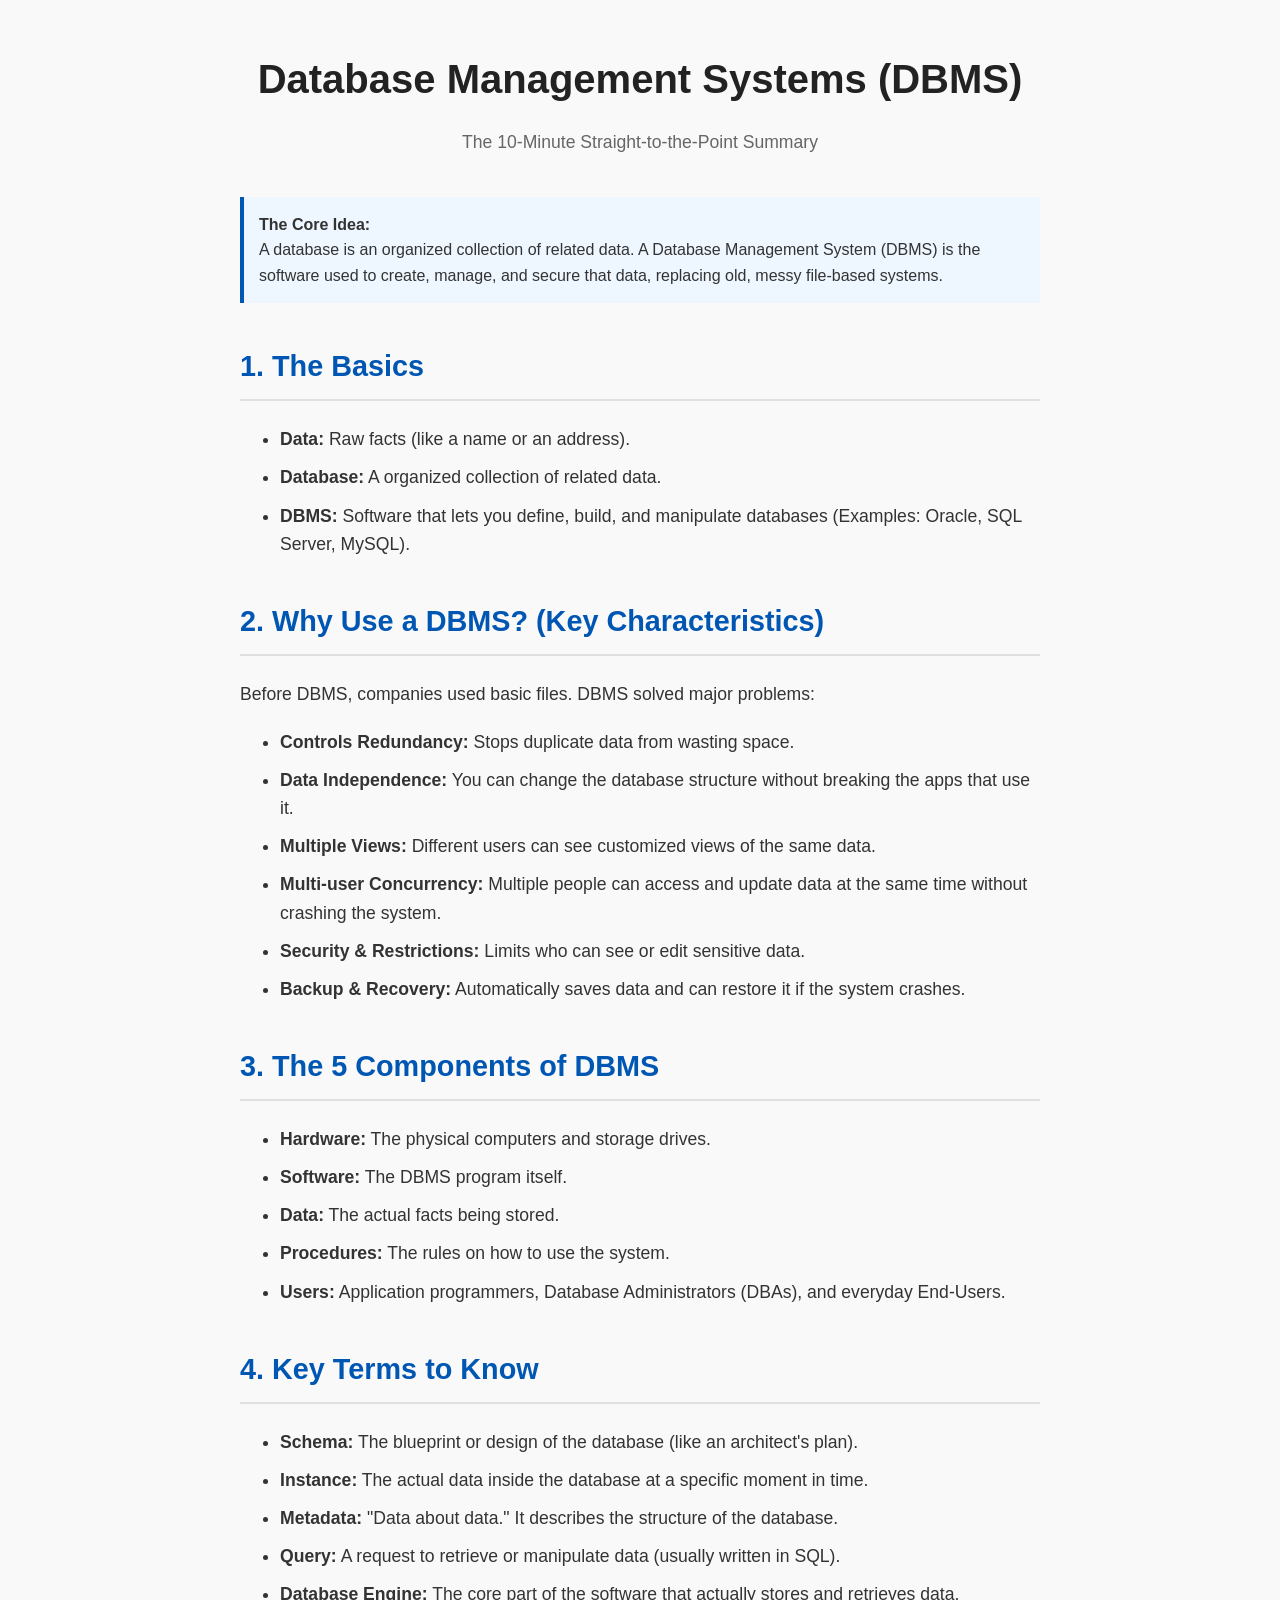
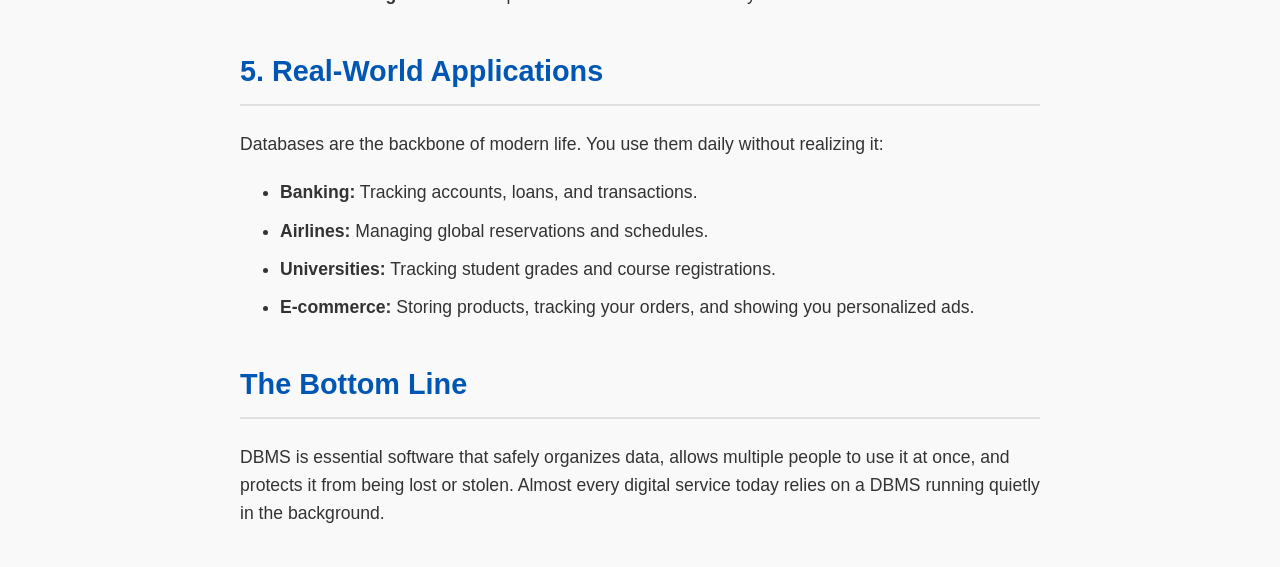
<file: DBMS/chapter_one.html>
<!DOCTYPE html>
<html lang="en">
<head>
    <meta charset="UTF-8">
    <meta name="viewport" content="width=device-width, initial-scale=1.0">
    <title>DBMS 10-Minute Summary</title>
    <style>
        body {
            font-family: -apple-system, BlinkMacSystemFont, "Segoe UI", Roboto, Helvetica, Arial, sans-serif;
            line-height: 1.6;
            color: #333;
            max-width: 800px;
            margin: 0 auto;
            padding: 20px;
            background-color: #f9f9f9;
        }
        h1 {
            font-size: 2.5em;
            text-align: center;
            color: #222;
            margin-bottom: 5px;
        }
        .subtitle {
            text-align: center;
            color: #666;
            margin-bottom: 40px;
            font-size: 1.1em;
        }
        h2 {
            font-size: 1.8em;
            color: #0056b3;
            border-bottom: 2px solid #e0e0e0;
            padding-bottom: 10px;
            margin-top: 40px;
        }
        p {
            font-size: 1.1em;
            margin-bottom: 20px;
        }
        ul {
            font-size: 1.1em;
            margin-bottom: 20px;
        }
        li {
            margin-bottom: 10px;
        }
        .highlight {
            background-color: #eef6ff;
            padding: 15px;
            border-left: 4px solid #0056b3;
            margin-bottom: 20px;
        }
    </style>
</head>
<body>

    <h1>Database Management Systems (DBMS)</h1>
    <p class="subtitle">The 10-Minute Straight-to-the-Point Summary</p>

    <div class="highlight">
        <strong>The Core Idea:</strong> <br>
        A database is an organized collection of related data. A Database Management System (DBMS) is the software used to create, manage, and secure that data, replacing old, messy file-based systems.
    </div>

    <h2>1. The Basics</h2>
    <ul>
        <li><strong>Data:</strong> Raw facts (like a name or an address).</li>
        <li><strong>Database:</strong> A organized collection of related data.</li>
        <li><strong>DBMS:</strong> Software that lets you define, build, and manipulate databases (Examples: Oracle, SQL Server, MySQL).</li>
    </ul>

    <h2>2. Why Use a DBMS? (Key Characteristics)</h2>
    <p>Before DBMS, companies used basic files. DBMS solved major problems:</p>
    <ul>
        <li><strong>Controls Redundancy:</strong> Stops duplicate data from wasting space.</li>
        <li><strong>Data Independence:</strong> You can change the database structure without breaking the apps that use it.</li>
        <li><strong>Multiple Views:</strong> Different users can see customized views of the same data.</li>
        <li><strong>Multi-user Concurrency:</strong> Multiple people can access and update data at the same time without crashing the system.</li>
        <li><strong>Security & Restrictions:</strong> Limits who can see or edit sensitive data.</li>
        <li><strong>Backup & Recovery:</strong> Automatically saves data and can restore it if the system crashes.</li>
    </ul>

    <h2>3. The 5 Components of DBMS</h2>
    <ul>
        <li><strong>Hardware:</strong> The physical computers and storage drives.</li>
        <li><strong>Software:</strong> The DBMS program itself.</li>
        <li><strong>Data:</strong> The actual facts being stored.</li>
        <li><strong>Procedures:</strong> The rules on how to use the system.</li>
        <li><strong>Users:</strong> Application programmers, Database Administrators (DBAs), and everyday End-Users.</li>
    </ul>

    <h2>4. Key Terms to Know</h2>
    <ul>
        <li><strong>Schema:</strong> The blueprint or design of the database (like an architect's plan).</li>
        <li><strong>Instance:</strong> The actual data inside the database at a specific moment in time.</li>
        <li><strong>Metadata:</strong> "Data about data." It describes the structure of the database.</li>
        <li><strong>Query:</strong> A request to retrieve or manipulate data (usually written in SQL).</li>
        <li><strong>Database Engine:</strong> The core part of the software that actually stores and retrieves data.</li>
    </ul>

    <h2>5. Real-World Applications</h2>
    <p>Databases are the backbone of modern life. You use them daily without realizing it:</p>
    <ul>
        <li><strong>Banking:</strong> Tracking accounts, loans, and transactions.</li>
        <li><strong>Airlines:</strong> Managing global reservations and schedules.</li>
        <li><strong>Universities:</strong> Tracking student grades and course registrations.</li>
        <li><strong>E-commerce:</strong> Storing products, tracking your orders, and showing you personalized ads.</li>
    </ul>

    <h2>The Bottom Line</h2>
    <p>DBMS is essential software that safely organizes data, allows multiple people to use it at once, and protects it from being lost or stolen. Almost every digital service today relies on a DBMS running quietly in the background.</p>

</body>
</html>
</file>
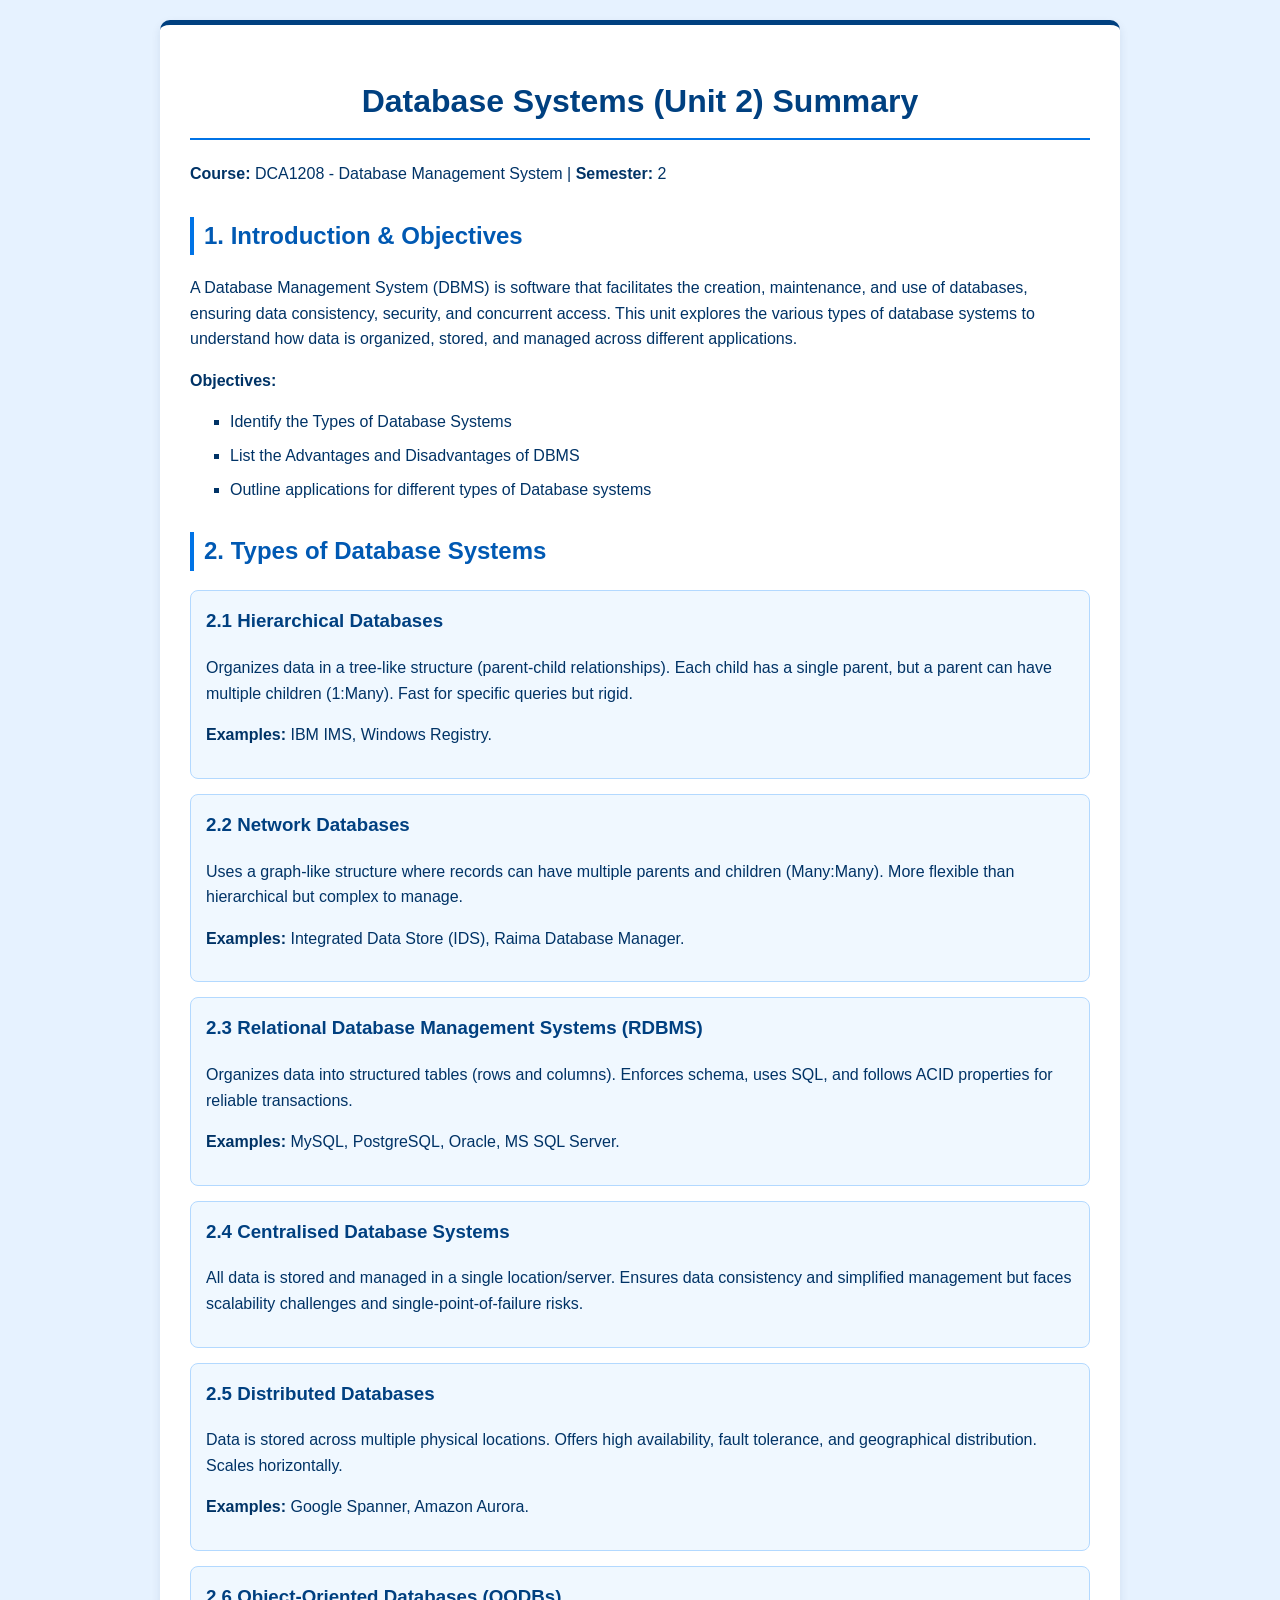
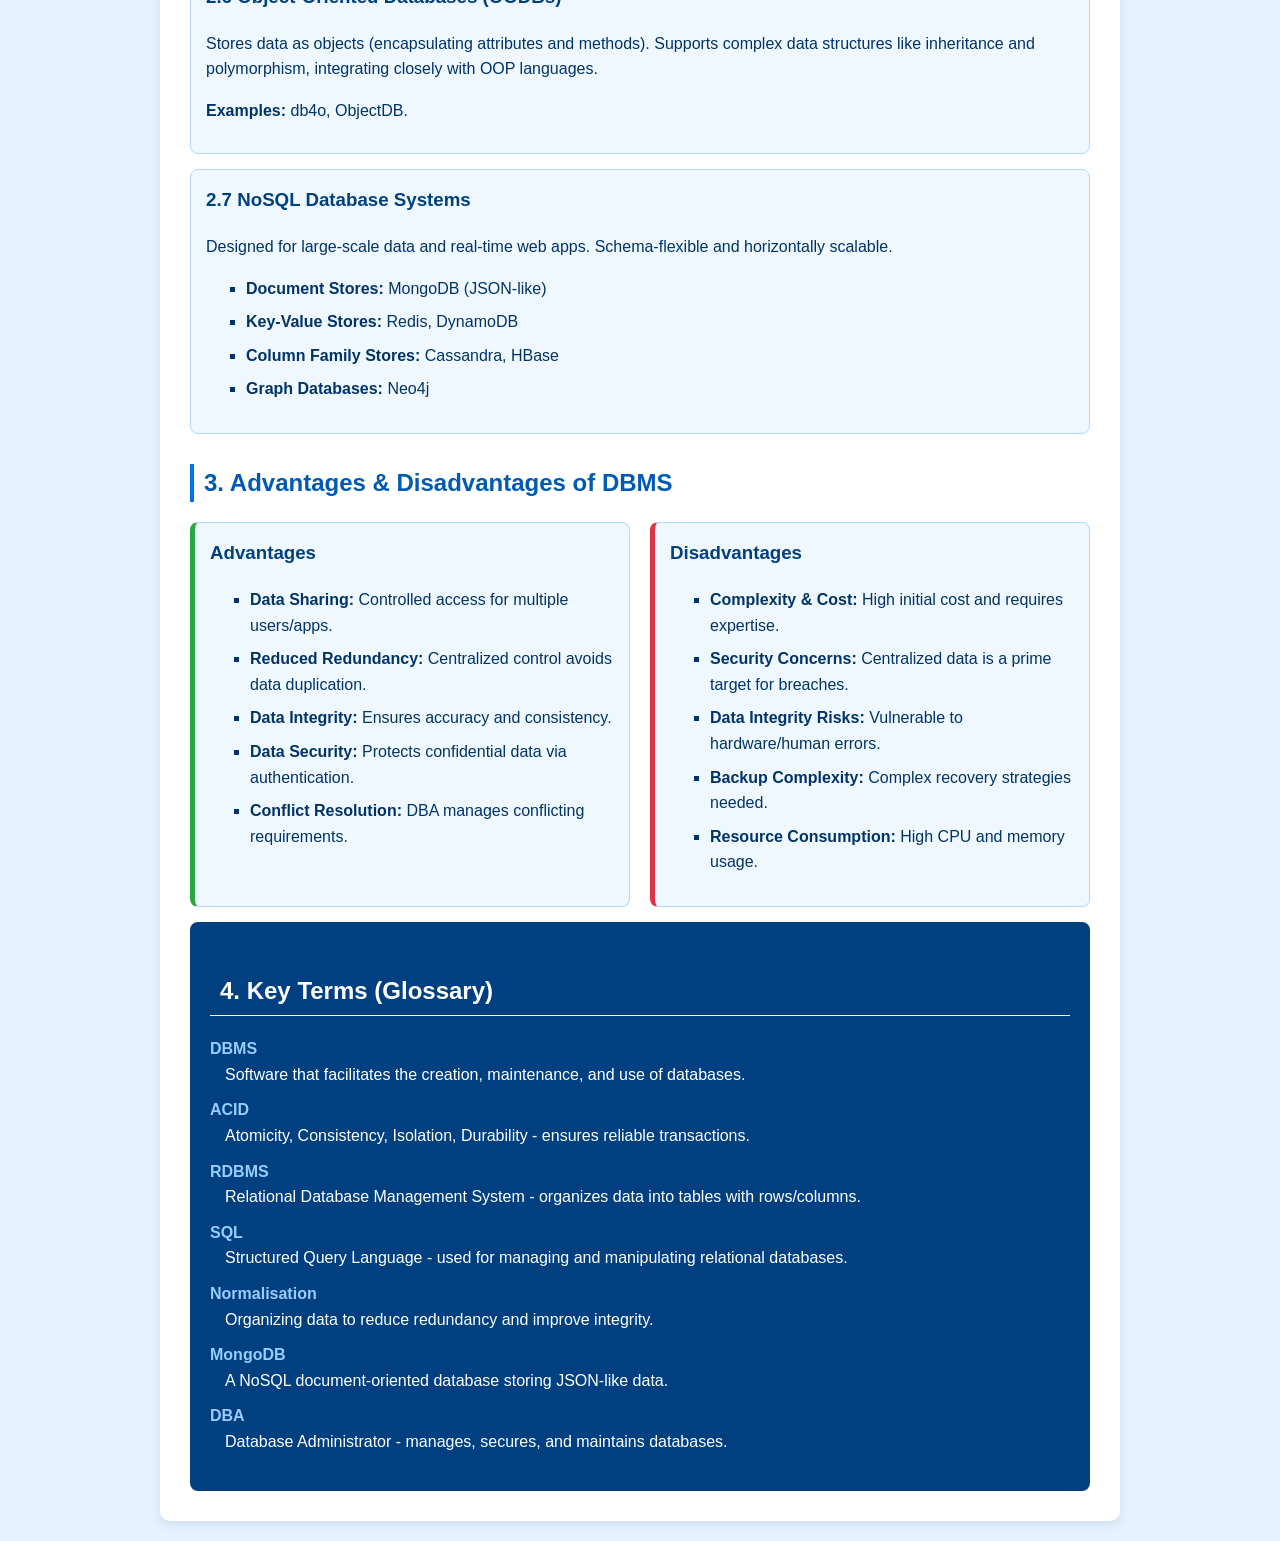
<file: DBMS/chapter_two.html>
<!DOCTYPE html>
<html lang="en">
<head>
    <meta charset="UTF-8">
    <meta name="viewport" content="width=device-width, initial-scale=1.0">
    <title>Unit 2: Database Systems - Summary</title>
    <style>
        /* Blue Theme CSS */
        body {
            font-family: 'Segoe UI', Tahoma, Geneva, Verdana, sans-serif;
            background-color: #e6f2ff; /* Very light blue background */
            color: #003366; /* Dark blue text */
            line-height: 1.6;
            margin: 0;
            padding: 20px;
        }
        .container {
            max-width: 900px;
            margin: auto;
            background: #ffffff;
            padding: 30px;
            border-radius: 10px;
            box-shadow: 0 4px 10px rgba(0, 51, 102, 0.1);
            border-top: 5px solid #004080;
        }
        h1 {
            color: #004080; /* Deep blue */
            text-align: center;
            border-bottom: 2px solid #0073e6;
            padding-bottom: 10px;
        }
        h2 {
            color: #0059b3;
            border-left: 4px solid #0073e6;
            padding-left: 10px;
            margin-top: 30px;
        }
        h3 {
            color: #0073e6;
        }
        p {
            margin-bottom: 15px;
        }
        .type-card {
            background: #f0f8ff;
            border: 1px solid #b3d9ff;
            border-radius: 8px;
            padding: 15px;
            margin-bottom: 15px;
        }
        .type-card h3 {
            margin-top: 0;
            color: #004080;
        }
        ul {
            list-style-type: square;
            color: #003366;
        }
        li {
            margin-bottom: 8px;
        }
        .grid {
            display: grid;
            grid-template-columns: 1fr 1fr;
            gap: 20px;
        }
        .glossary {
            background-color: #004080;
            color: white;
            padding: 20px;
            border-radius: 8px;
        }
        .glossary h2 {
            color: #ffffff;
            border-left: none;
            border-bottom: 1px solid #ffffff;
            padding-bottom: 5px;
        }
        .glossary dt {
            font-weight: bold;
            color: #99ccff;
            margin-top: 10px;
        }
        .glossary dd {
            margin-left: 15px;
            margin-bottom: 10px;
        }
    </style>
</head>
<body>
    <div class="container">
        <h1>Database Systems (Unit 2) Summary</h1>
        <p><strong>Course:</strong> DCA1208 - Database Management System | <strong>Semester:</strong> 2</p>
        
        <!-- Introduction -->
        <h2>1. Introduction & Objectives</h2>
        <p>A Database Management System (DBMS) is software that facilitates the creation, maintenance, and use of databases, ensuring data consistency, security, and concurrent access. This unit explores the various types of database systems to understand how data is organized, stored, and managed across different applications.</p>
        <p><strong>Objectives:</strong></p>
        <ul>
            <li>Identify the Types of Database Systems</li>
            <li>List the Advantages and Disadvantages of DBMS</li>
            <li>Outline applications for different types of Database systems</li>
        </ul>

        <!-- Types of DB Systems -->
        <h2>2. Types of Database Systems</h2>
        <div class="type-card">
            <h3>2.1 Hierarchical Databases</h3>
            <p>Organizes data in a tree-like structure (parent-child relationships). Each child has a single parent, but a parent can have multiple children (1:Many). Fast for specific queries but rigid.</p>
            <p><strong>Examples:</strong> IBM IMS, Windows Registry.</p>
        </div>
        <div class="type-card">
            <h3>2.2 Network Databases</h3>
            <p>Uses a graph-like structure where records can have multiple parents and children (Many:Many). More flexible than hierarchical but complex to manage.</p>
            <p><strong>Examples:</strong> Integrated Data Store (IDS), Raima Database Manager.</p>
        </div>
        <div class="type-card">
            <h3>2.3 Relational Database Management Systems (RDBMS)</h3>
            <p>Organizes data into structured tables (rows and columns). Enforces schema, uses SQL, and follows ACID properties for reliable transactions.</p>
            <p><strong>Examples:</strong> MySQL, PostgreSQL, Oracle, MS SQL Server.</p>
        </div>
        <div class="type-card">
            <h3>2.4 Centralised Database Systems</h3>
            <p>All data is stored and managed in a single location/server. Ensures data consistency and simplified management but faces scalability challenges and single-point-of-failure risks.</p>
        </div>
        <div class="type-card">
            <h3>2.5 Distributed Databases</h3>
            <p>Data is stored across multiple physical locations. Offers high availability, fault tolerance, and geographical distribution. Scales horizontally.</p>
            <p><strong>Examples:</strong> Google Spanner, Amazon Aurora.</p>
        </div>
        <div class="type-card">
            <h3>2.6 Object-Oriented Databases (OODBs)</h3>
            <p>Stores data as objects (encapsulating attributes and methods). Supports complex data structures like inheritance and polymorphism, integrating closely with OOP languages.</p>
            <p><strong>Examples:</strong> db4o, ObjectDB.</p>
        </div>
        <div class="type-card">
            <h3>2.7 NoSQL Database Systems</h3>
            <p>Designed for large-scale data and real-time web apps. Schema-flexible and horizontally scalable.</p>
            <ul>
                <li><strong>Document Stores:</strong> MongoDB (JSON-like)</li>
                <li><strong>Key-Value Stores:</strong> Redis, DynamoDB</li>
                <li><strong>Column Family Stores:</strong> Cassandra, HBase</li>
                <li><strong>Graph Databases:</strong> Neo4j</li>
            </ul>
        </div>

        <!-- Adv & Dis -->
        <h2>3. Advantages & Disadvantages of DBMS</h2>
        <div class="grid">
            <div class="type-card" style="border-left: 5px solid #28a745;">
                <h3>Advantages</h3>
                <ul>
                    <li><strong>Data Sharing:</strong> Controlled access for multiple users/apps.</li>
                    <li><strong>Reduced Redundancy:</strong> Centralized control avoids data duplication.</li>
                    <li><strong>Data Integrity:</strong> Ensures accuracy and consistency.</li>
                    <li><strong>Data Security:</strong> Protects confidential data via authentication.</li>
                    <li><strong>Conflict Resolution:</strong> DBA manages conflicting requirements.</li>
                </ul>
            </div>
            <div class="type-card" style="border-left: 5px solid #dc3545;">
                <h3>Disadvantages</h3>
                <ul>
                    <li><strong>Complexity & Cost:</strong> High initial cost and requires expertise.</li>
                    <li><strong>Security Concerns:</strong> Centralized data is a prime target for breaches.</li>
                    <li><strong>Data Integrity Risks:</strong> Vulnerable to hardware/human errors.</li>
                    <li><strong>Backup Complexity:</strong> Complex recovery strategies needed.</li>
                    <li><strong>Resource Consumption:</strong> High CPU and memory usage.</li>
                </ul>
            </div>
        </div>

        <!-- Glossary -->
        <div class="glossary">
            <h2>4. Key Terms (Glossary)</h2>
            <dl>
                <dt>DBMS</dt>
                <dd>Software that facilitates the creation, maintenance, and use of databases.</dd>
                <dt>ACID</dt>
                <dd>Atomicity, Consistency, Isolation, Durability - ensures reliable transactions.</dd>
                <dt>RDBMS</dt>
                <dd>Relational Database Management System - organizes data into tables with rows/columns.</dd>
                <dt>SQL</dt>
                <dd>Structured Query Language - used for managing and manipulating relational databases.</dd>
                <dt>Normalisation</dt>
                <dd>Organizing data to reduce redundancy and improve integrity.</dd>
                <dt>MongoDB</dt>
                <dd>A NoSQL document-oriented database storing JSON-like data.</dd>
                <dt>DBA</dt>
                <dd>Database Administrator - manages, secures, and maintains databases.</dd>
            </dl>
        </div>
    </div>
</body>
</html>
</file>
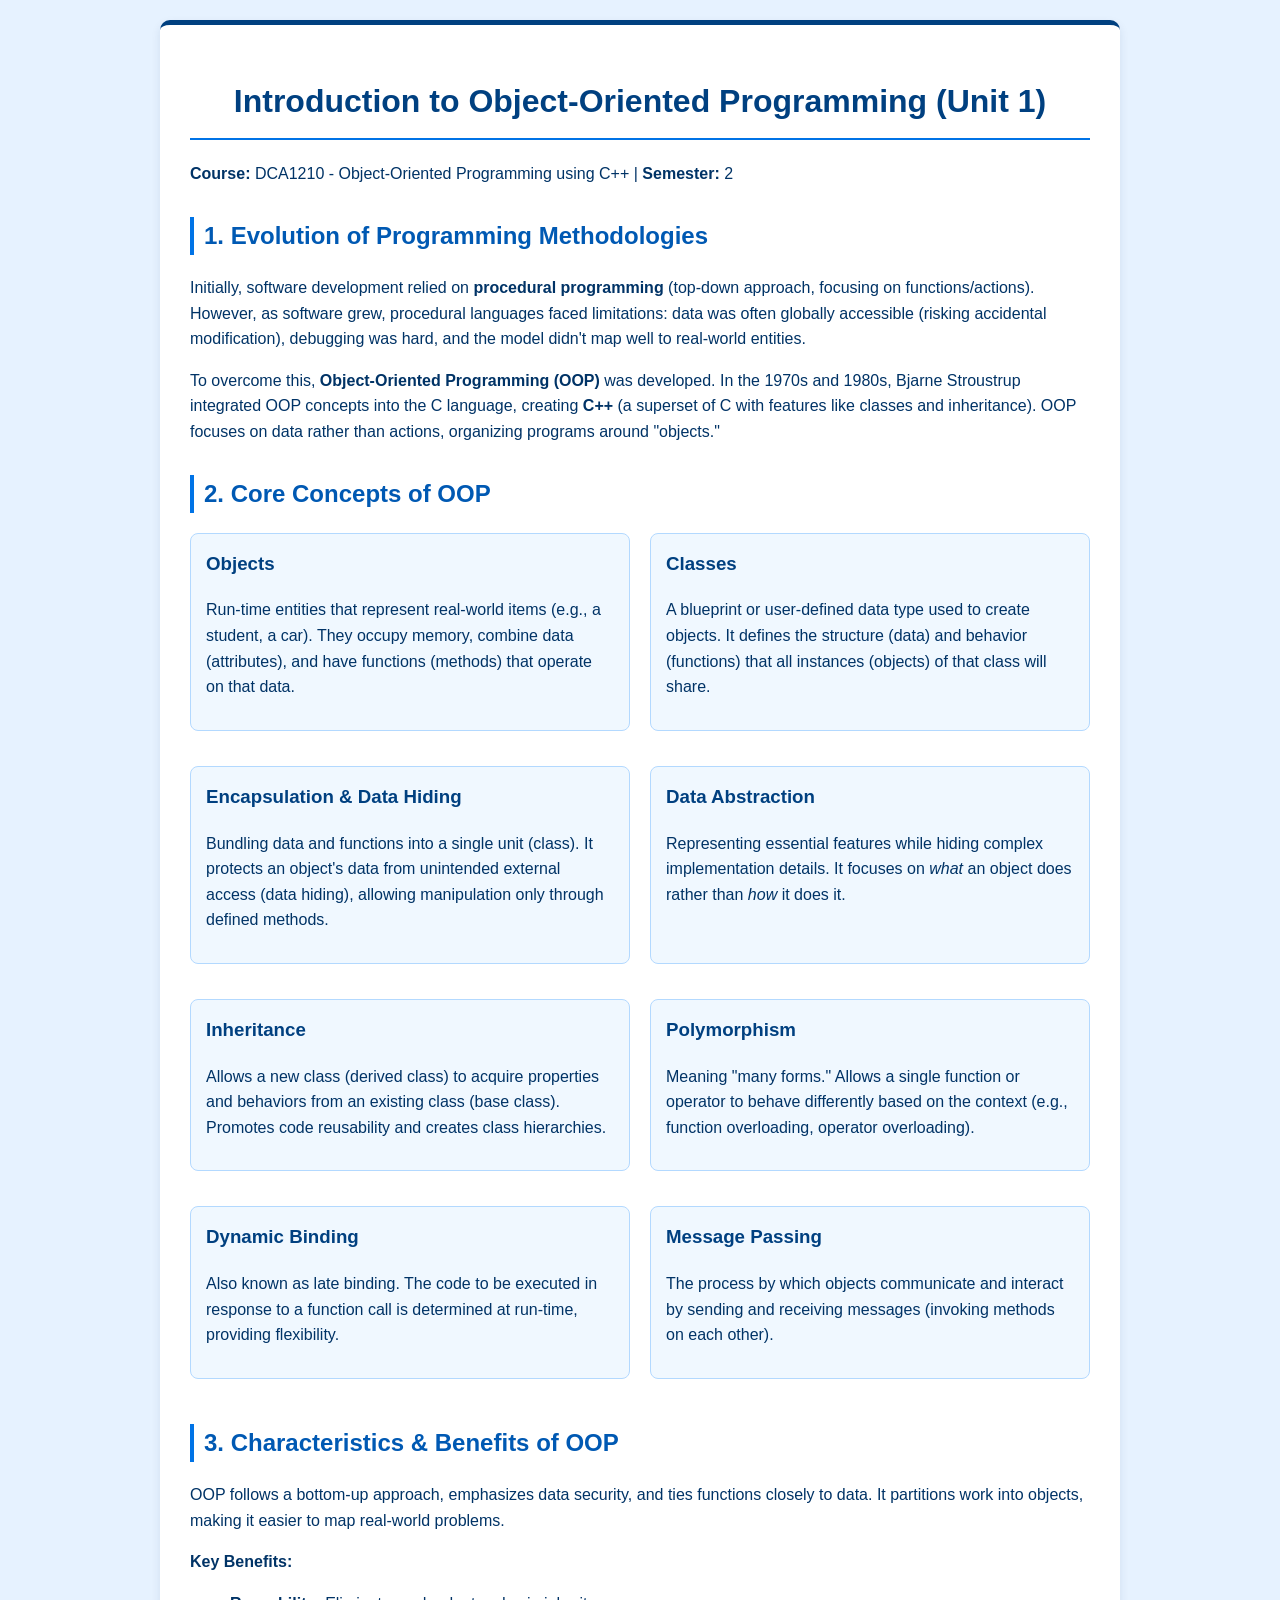
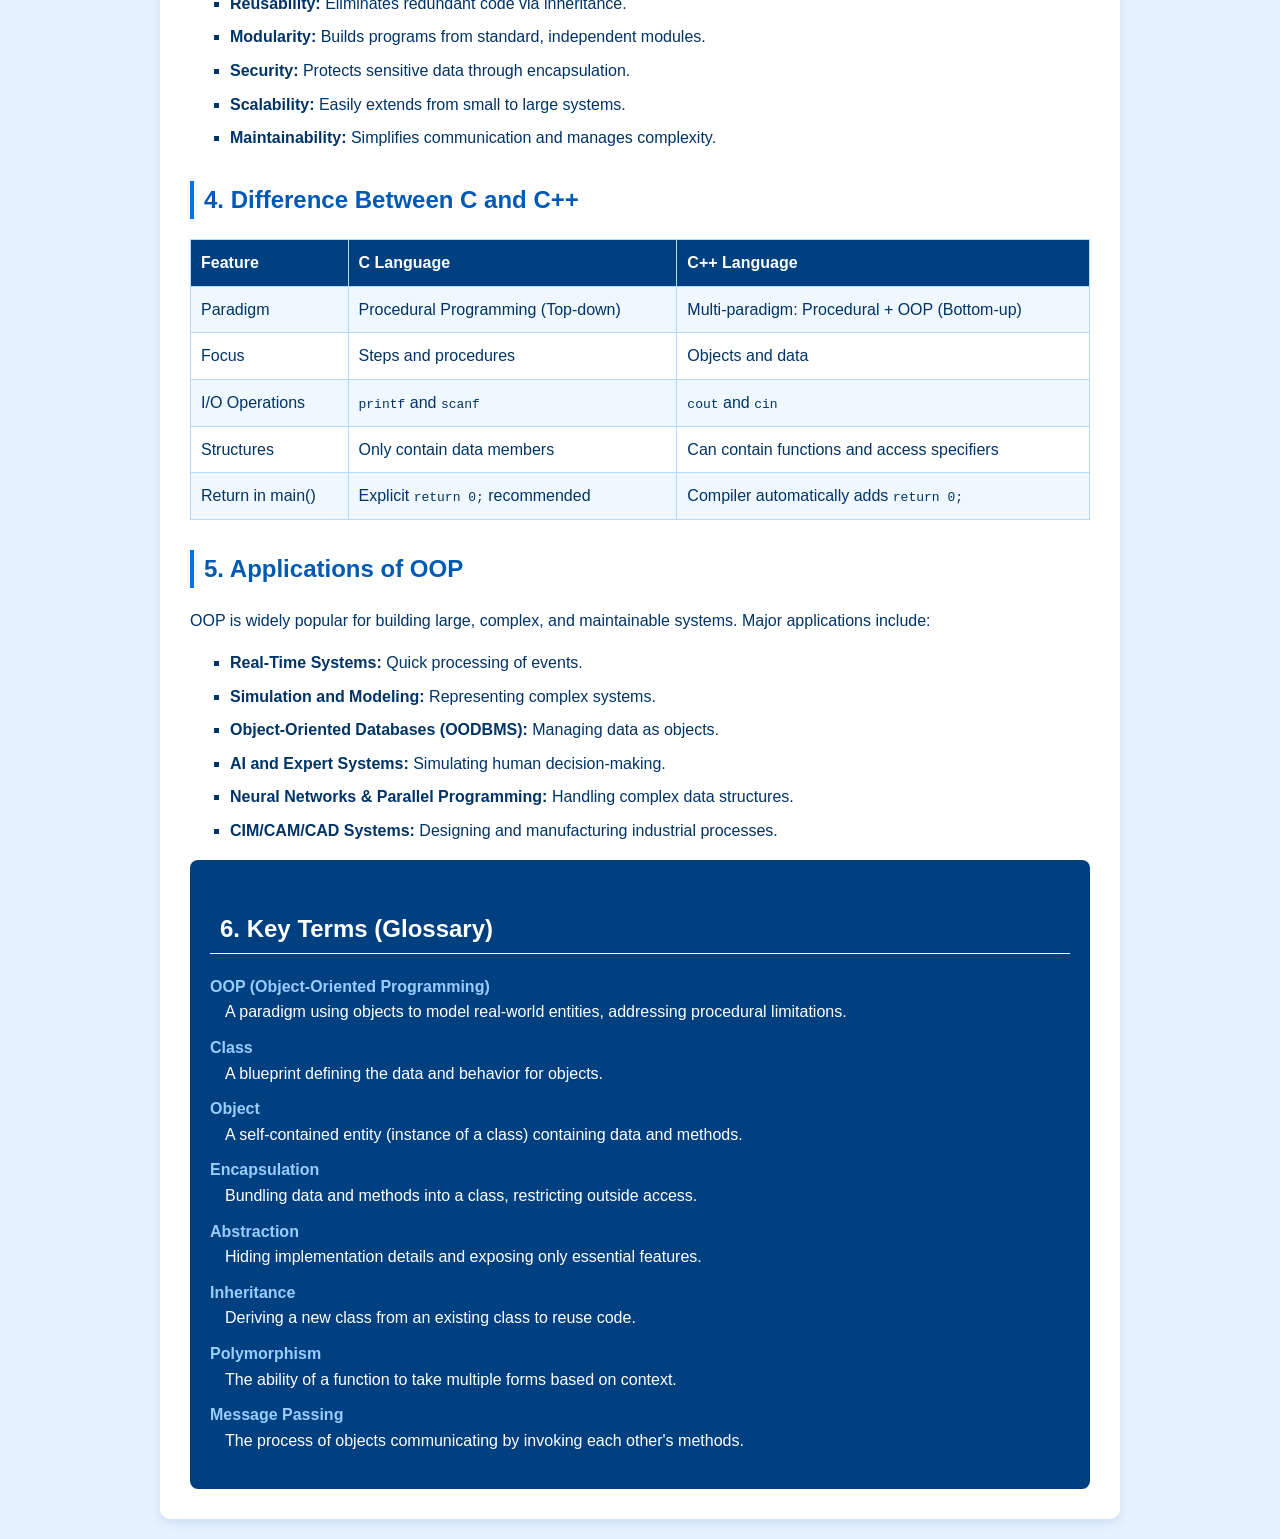
<file: Object oriented C++/chapter_one.html>
<!DOCTYPE html>
<html lang="en">
<head>
    <meta charset="UTF-8">
    <meta name="viewport" content="width=device-width, initial-scale=1.0">
    <title>Unit 1: Introduction to OOP - Summary</title>
    <style>
        /* Blue Theme CSS */
        body {
            font-family: 'Segoe UI', Tahoma, Geneva, Verdana, sans-serif;
            background-color: #e6f2ff; /* Very light blue background */
            color: #003366; /* Dark blue text */
            line-height: 1.6;
            margin: 0;
            padding: 20px;
        }
        .container {
            max-width: 900px;
            margin: auto;
            background: #ffffff;
            padding: 30px;
            border-radius: 10px;
            box-shadow: 0 4px 10px rgba(0, 51, 102, 0.1);
            border-top: 5px solid #004080;
        }
        h1 {
            color: #004080; /* Deep blue */
            text-align: center;
            border-bottom: 2px solid #0073e6;
            padding-bottom: 10px;
        }
        h2 {
            color: #0059b3;
            border-left: 4px solid #0073e6;
            padding-left: 10px;
            margin-top: 30px;
        }
        h3 {
            color: #0073e6;
        }
        p {
            margin-bottom: 15px;
        }
        .type-card {
            background: #f0f8ff;
            border: 1px solid #b3d9ff;
            border-radius: 8px;
            padding: 15px;
            margin-bottom: 15px;
        }
        .type-card h3 {
            margin-top: 0;
            color: #004080;
        }
        ul {
            list-style-type: square;
            color: #003366;
        }
        li {
            margin-bottom: 8px;
        }
        .grid {
            display: grid;
            grid-template-columns: 1fr 1fr;
            gap: 20px;
        }
        .comparison-table {
            width: 100%;
            border-collapse: collapse;
            margin-top: 15px;
        }
        .comparison-table th, .comparison-table td {
            border: 1px solid #b3d9ff;
            padding: 10px;
            text-align: left;
        }
        .comparison-table th {
            background-color: #004080;
            color: white;
        }
        .comparison-table tr:nth-child(even) {
            background-color: #f0f8ff;
        }
        .glossary {
            background-color: #004080;
            color: white;
            padding: 20px;
            border-radius: 8px;
        }
        .glossary h2 {
            color: #ffffff;
            border-left: none;
            border-bottom: 1px solid #ffffff;
            padding-bottom: 5px;
        }
        .glossary dt {
            font-weight: bold;
            color: #99ccff;
            margin-top: 10px;
        }
        .glossary dd {
            margin-left: 15px;
            margin-bottom: 10px;
        }
    </style>
</head>
<body>
    <div class="container">
        <h1>Introduction to Object-Oriented Programming (Unit 1)</h1>
        <p><strong>Course:</strong> DCA1210 - Object-Oriented Programming using C++ | <strong>Semester:</strong> 2</p>
        
        <!-- Introduction & Evolution -->
        <h2>1. Evolution of Programming Methodologies</h2>
        <p>Initially, software development relied on <strong>procedural programming</strong> (top-down approach, focusing on functions/actions). However, as software grew, procedural languages faced limitations: data was often globally accessible (risking accidental modification), debugging was hard, and the model didn't map well to real-world entities.</p>
        <p>To overcome this, <strong>Object-Oriented Programming (OOP)</strong> was developed. In the 1970s and 1980s, Bjarne Stroustrup integrated OOP concepts into the C language, creating <strong>C++</strong> (a superset of C with features like classes and inheritance). OOP focuses on data rather than actions, organizing programs around "objects."</p>

        <!-- Core Concepts -->
        <h2>2. Core Concepts of OOP</h2>
        <div class="grid">
            <div class="type-card">
                <h3>Objects</h3>
                <p>Run-time entities that represent real-world items (e.g., a student, a car). They occupy memory, combine data (attributes), and have functions (methods) that operate on that data.</p>
            </div>
            <div class="type-card">
                <h3>Classes</h3>
                <p>A blueprint or user-defined data type used to create objects. It defines the structure (data) and behavior (functions) that all instances (objects) of that class will share.</p>
            </div>
            <div class="type-card">
                <h3>Encapsulation & Data Hiding</h3>
                <p>Bundling data and functions into a single unit (class). It protects an object's data from unintended external access (data hiding), allowing manipulation only through defined methods.</p>
            </div>
            <div class="type-card">
                <h3>Data Abstraction</h3>
                <p>Representing essential features while hiding complex implementation details. It focuses on <em>what</em> an object does rather than <em>how</em> it does it.</p>
            </div>
            <div class="type-card">
                <h3>Inheritance</h3>
                <p>Allows a new class (derived class) to acquire properties and behaviors from an existing class (base class). Promotes code reusability and creates class hierarchies.</p>
            </div>
            <div class="type-card">
                <h3>Polymorphism</h3>
                <p>Meaning "many forms." Allows a single function or operator to behave differently based on the context (e.g., function overloading, operator overloading).</p>
            </div>
            <div class="type-card">
                <h3>Dynamic Binding</h3>
                <p>Also known as late binding. The code to be executed in response to a function call is determined at run-time, providing flexibility.</p>
            </div>
            <div class="type-card">
                <h3>Message Passing</h3>
                <p>The process by which objects communicate and interact by sending and receiving messages (invoking methods on each other).</p>
            </div>
        </div>

        <!-- Characteristics & Benefits -->
        <h2>3. Characteristics & Benefits of OOP</h2>
        <p>OOP follows a bottom-up approach, emphasizes data security, and ties functions closely to data. It partitions work into objects, making it easier to map real-world problems.</p>
        <p><strong>Key Benefits:</strong></p>
        <ul>
            <li><strong>Reusability:</strong> Eliminates redundant code via inheritance.</li>
            <li><strong>Modularity:</strong> Builds programs from standard, independent modules.</li>
            <li><strong>Security:</strong> Protects sensitive data through encapsulation.</li>
            <li><strong>Scalability:</strong> Easily extends from small to large systems.</li>
            <li><strong>Maintainability:</strong> Simplifies communication and manages complexity.</li>
        </ul>

        <!-- C vs C++ -->
        <h2>4. Difference Between C and C++</h2>
        <table class="comparison-table">
            <tr>
                <th>Feature</th>
                <th>C Language</th>
                <th>C++ Language</th>
            </tr>
            <tr>
                <td>Paradigm</td>
                <td>Procedural Programming (Top-down)</td>
                <td>Multi-paradigm: Procedural + OOP (Bottom-up)</td>
            </tr>
            <tr>
                <td>Focus</td>
                <td>Steps and procedures</td>
                <td>Objects and data</td>
            </tr>
            <tr>
                <td>I/O Operations</td>
                <td><code>printf</code> and <code>scanf</code></td>
                <td><code>cout</code> and <code>cin</code></td>
            </tr>
            <tr>
                <td>Structures</td>
                <td>Only contain data members</td>
                <td>Can contain functions and access specifiers</td>
            </tr>
            <tr>
                <td>Return in main()</td>
                <td>Explicit <code>return 0;</code> recommended</td>
                <td>Compiler automatically adds <code>return 0;</code></td>
            </tr>
        </table>

        <!-- Applications -->
        <h2>5. Applications of OOP</h2>
        <p>OOP is widely popular for building large, complex, and maintainable systems. Major applications include:</p>
        <ul>
            <li><strong>Real-Time Systems:</strong> Quick processing of events.</li>
            <li><strong>Simulation and Modeling:</strong> Representing complex systems.</li>
            <li><strong>Object-Oriented Databases (OODBMS):</strong> Managing data as objects.</li>
            <li><strong>AI and Expert Systems:</strong> Simulating human decision-making.</li>
            <li><strong>Neural Networks & Parallel Programming:</strong> Handling complex data structures.</li>
            <li><strong>CIM/CAM/CAD Systems:</strong> Designing and manufacturing industrial processes.</li>
        </ul>

        <!-- Glossary -->
        <div class="glossary">
            <h2>6. Key Terms (Glossary)</h2>
            <dl>
                <dt>OOP (Object-Oriented Programming)</dt>
                <dd>A paradigm using objects to model real-world entities, addressing procedural limitations.</dd>
                <dt>Class</dt>
                <dd>A blueprint defining the data and behavior for objects.</dd>
                <dt>Object</dt>
                <dd>A self-contained entity (instance of a class) containing data and methods.</dd>
                <dt>Encapsulation</dt>
                <dd>Bundling data and methods into a class, restricting outside access.</dd>
                <dt>Abstraction</dt>
                <dd>Hiding implementation details and exposing only essential features.</dd>
                <dt>Inheritance</dt>
                <dd>Deriving a new class from an existing class to reuse code.</dd>
                <dt>Polymorphism</dt>
                <dd>The ability of a function to take multiple forms based on context.</dd>
                <dt>Message Passing</dt>
                <dd>The process of objects communicating by invoking each other's methods.</dd>
            </dl>
        </div>
    </div>
</body>
</html>
</file>
